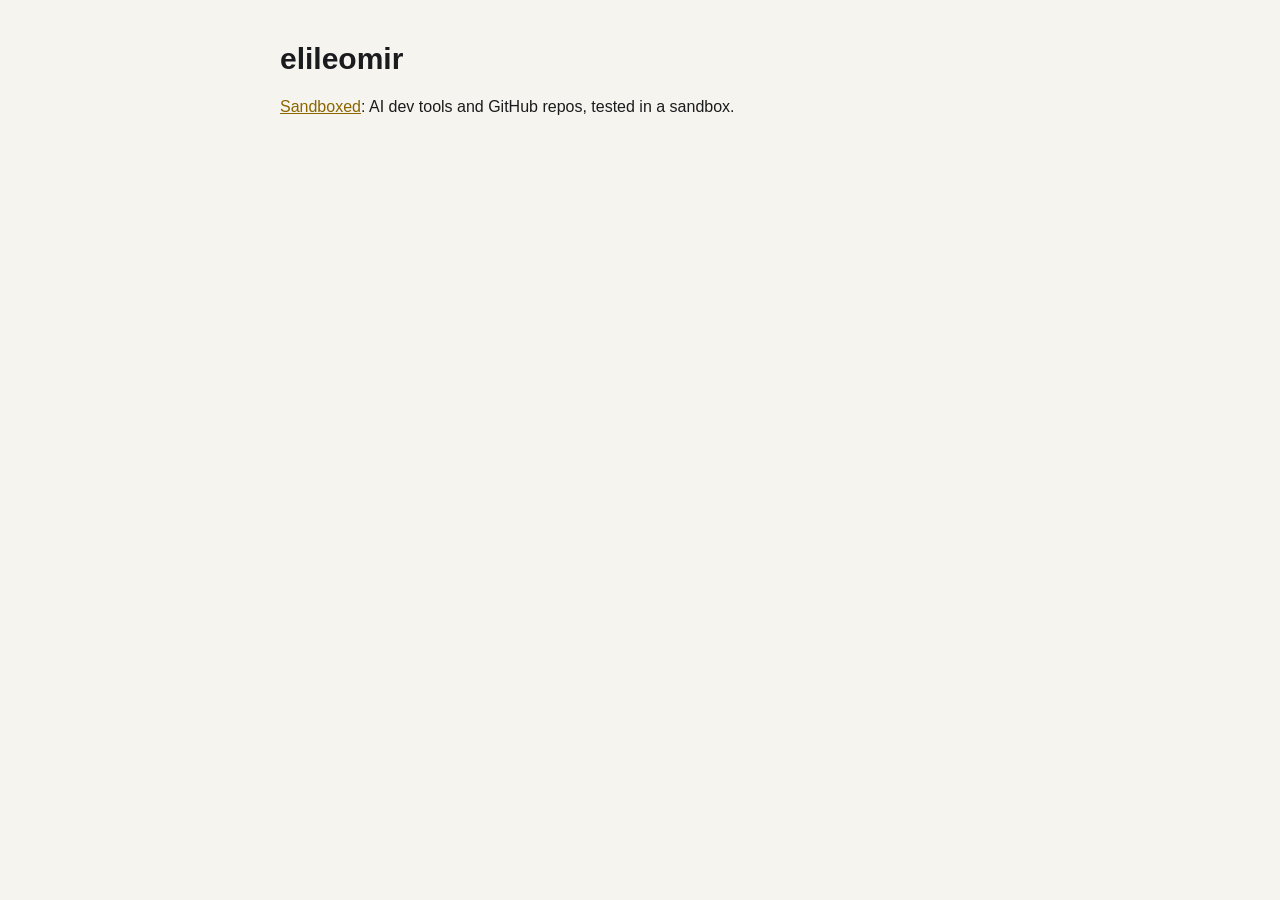
<file: index.html>
<!doctype html>
<html lang="en">
<head>
<meta charset="utf-8">
<meta name="viewport" content="width=device-width, initial-scale=1">
<title>elileomir</title>
<link rel="stylesheet" href="sandboxed/style.css">
</head>
<body>
<main>
<h1>elileomir</h1>
<p><a href="sandboxed/">Sandboxed</a>: AI dev tools and GitHub repos, tested in a sandbox.</p>
</main>
</body>
</html>
</file>
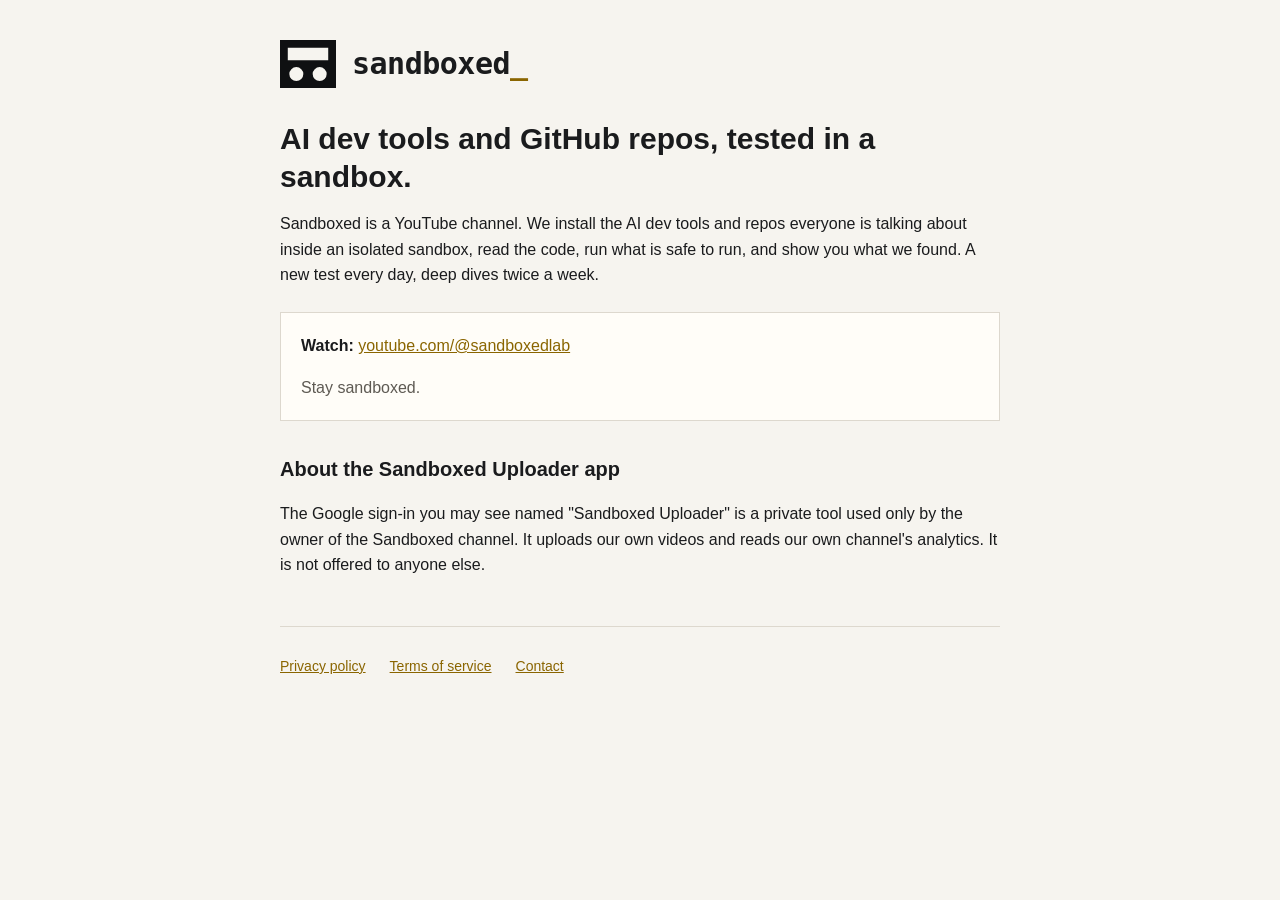
<file: sandboxed/index.html>
<!doctype html>
<html lang="en">
<head>
<meta charset="utf-8">
<meta name="viewport" content="width=device-width, initial-scale=1">
<title>Sandboxed</title>
<meta name="description" content="Sandboxed tests AI dev tools and GitHub repos inside an isolated sandbox, so you don't install blind.">
<link rel="icon" href="mark-amber.svg" type="image/svg+xml">
<link rel="stylesheet" href="style.css">
</head>
<body>
<main>
<header>
  <picture><source srcset="mark.svg" media="(prefers-color-scheme: light)"><img src="mark-amber.svg" alt=""></picture>
  <span class="word">sandboxed<b>_</b></span>
</header>

<h1>AI dev tools and GitHub repos, tested in a sandbox.</h1>
<p>Sandboxed is a YouTube channel. We install the AI dev tools and repos everyone is talking about inside an isolated sandbox, read the code, run what is safe to run, and show you what we found. A new test every day, deep dives twice a week.</p>

<div class="card">
  <p><strong>Watch:</strong> <a href="https://www.youtube.com/@sandboxedlab">youtube.com/@sandboxedlab</a></p>
  <p class="muted">Stay sandboxed.</p>
</div>

<h2>About the Sandboxed Uploader app</h2>
<p>The Google sign-in you may see named "Sandboxed Uploader" is a private tool used only by the owner of the Sandboxed channel. It uploads our own videos and reads our own channel's analytics. It is not offered to anyone else.</p>

<footer>
  <div class="links">
    <a href="privacy.html">Privacy policy</a>
    <a href="terms.html">Terms of service</a>
    <a href="mailto:elijahjosemirandilla@gmail.com">Contact</a>
  </div>
</footer>
</main>
</body>
</html>
</file>
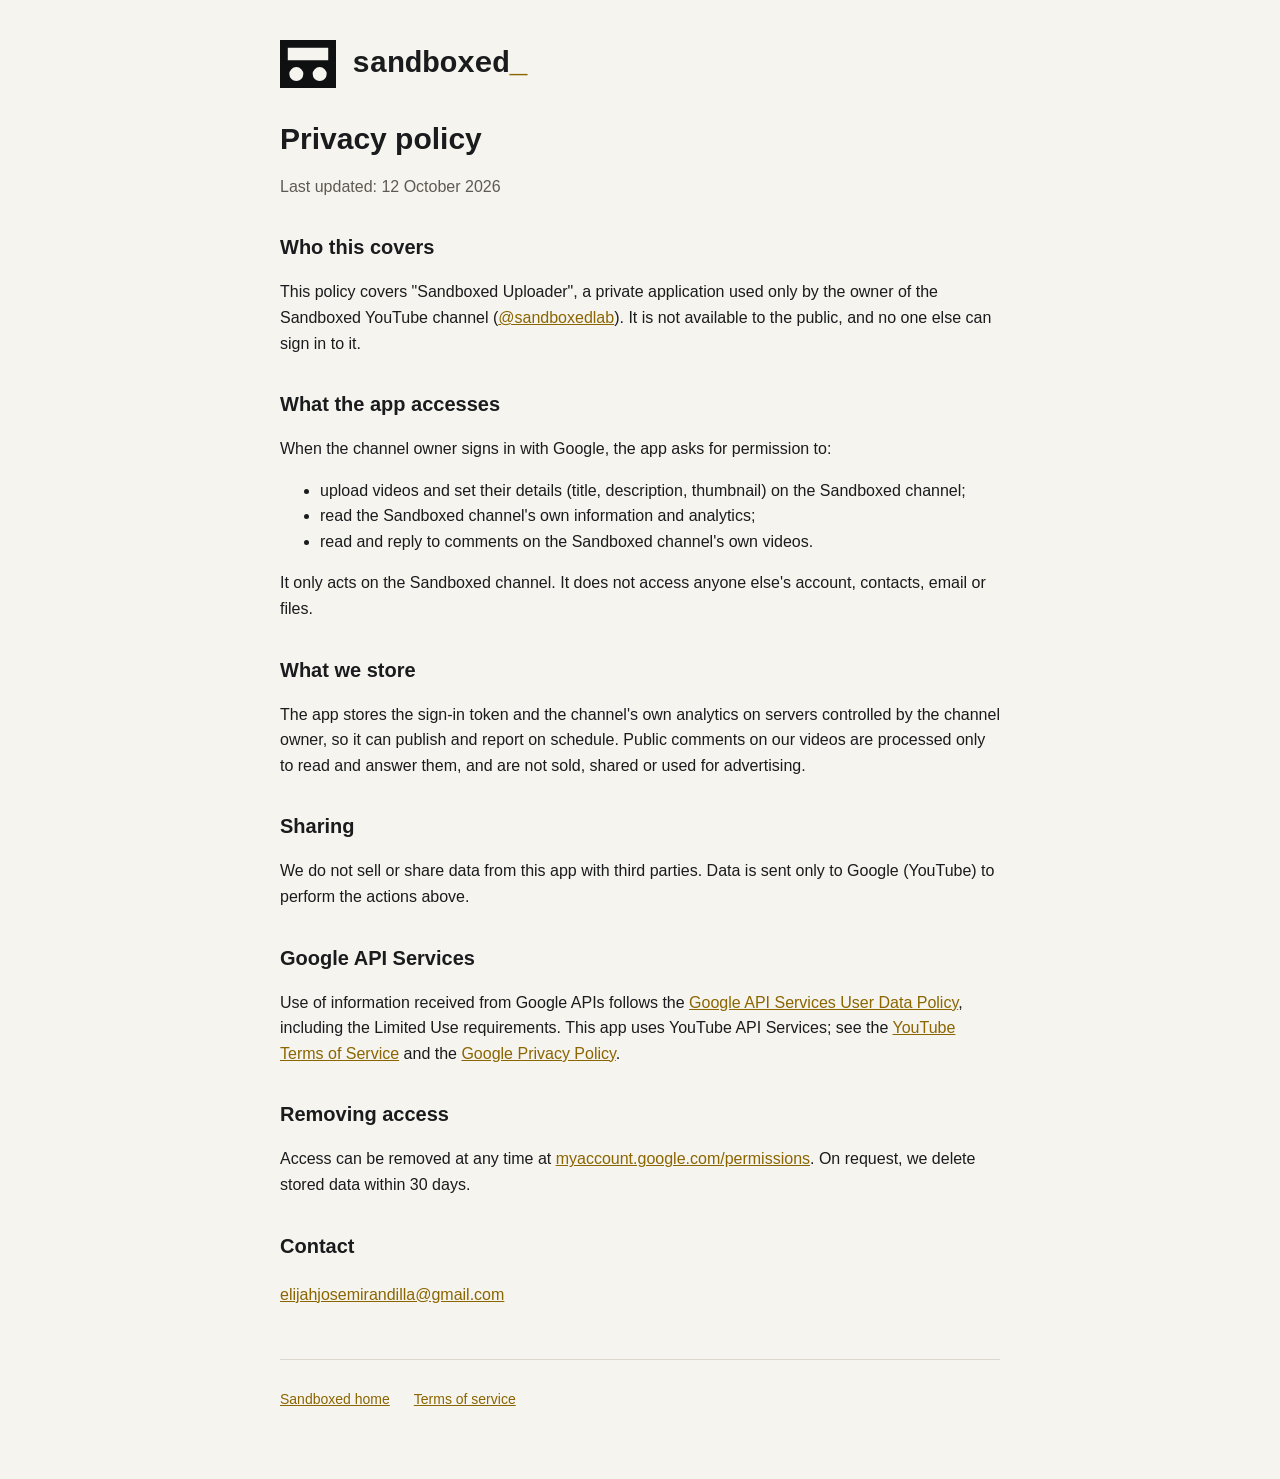
<file: sandboxed/privacy.html>
<!doctype html>
<html lang="en">
<head>
<meta charset="utf-8">
<meta name="viewport" content="width=device-width, initial-scale=1">
<title>Sandboxed Privacy Policy</title>
<link rel="icon" href="mark-amber.svg" type="image/svg+xml">
<link rel="stylesheet" href="style.css">
</head>
<body>
<main>
<header>
  <picture><source srcset="mark.svg" media="(prefers-color-scheme: light)"><img src="mark-amber.svg" alt=""></picture>
  <span class="word">sandboxed<b>_</b></span>
</header>

<h1>Privacy policy</h1>
<p class="muted">Last updated: 12 October 2026</p>

<h2>Who this covers</h2>
<p>This policy covers "Sandboxed Uploader", a private application used only by the owner of the Sandboxed YouTube channel (<a href="https://www.youtube.com/@sandboxedlab">@sandboxedlab</a>). It is not available to the public, and no one else can sign in to it.</p>

<h2>What the app accesses</h2>
<p>When the channel owner signs in with Google, the app asks for permission to:</p>
<ul>
  <li>upload videos and set their details (title, description, thumbnail) on the Sandboxed channel;</li>
  <li>read the Sandboxed channel's own information and analytics;</li>
  <li>read and reply to comments on the Sandboxed channel's own videos.</li>
</ul>
<p>It only acts on the Sandboxed channel. It does not access anyone else's account, contacts, email or files.</p>

<h2>What we store</h2>
<p>The app stores the sign-in token and the channel's own analytics on servers controlled by the channel owner, so it can publish and report on schedule. Public comments on our videos are processed only to read and answer them, and are not sold, shared or used for advertising.</p>

<h2>Sharing</h2>
<p>We do not sell or share data from this app with third parties. Data is sent only to Google (YouTube) to perform the actions above.</p>

<h2>Google API Services</h2>
<p>Use of information received from Google APIs follows the <a href="https://developers.google.com/terms/api-services-user-data-policy">Google API Services User Data Policy</a>, including the Limited Use requirements. This app uses YouTube API Services; see the <a href="https://www.youtube.com/t/terms">YouTube Terms of Service</a> and the <a href="https://policies.google.com/privacy">Google Privacy Policy</a>.</p>

<h2>Removing access</h2>
<p>Access can be removed at any time at <a href="https://myaccount.google.com/permissions">myaccount.google.com/permissions</a>. On request, we delete stored data within 30 days.</p>

<h2>Contact</h2>
<p class="contact"><a href="mailto:elijahjosemirandilla@gmail.com">elijahjosemirandilla@gmail.com</a></p>

<footer>
  <div class="links">
    <a href="index.html">Sandboxed home</a>
    <a href="terms.html">Terms of service</a>
  </div>
</footer>
</main>
</body>
</html>
</file>
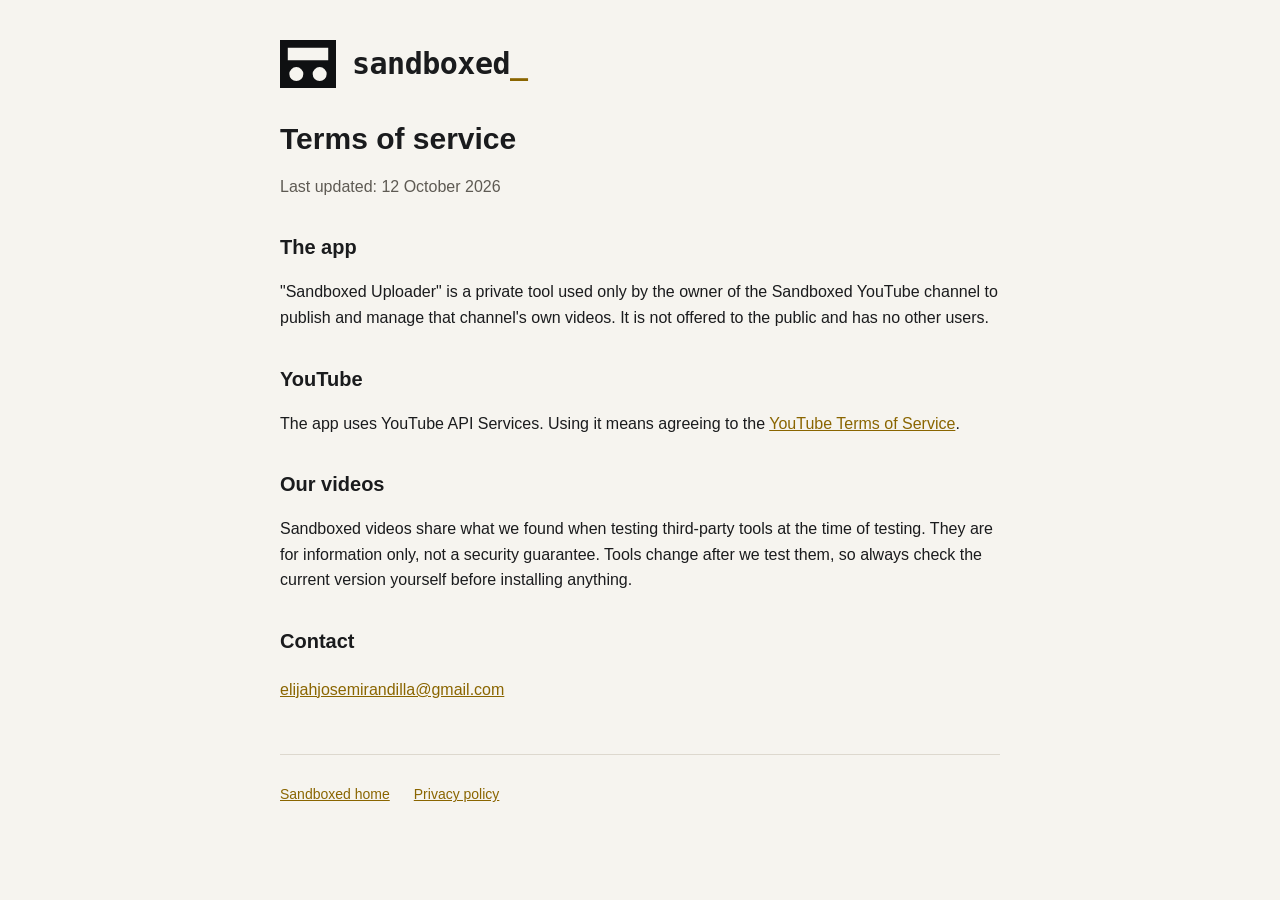
<file: sandboxed/terms.html>
<!doctype html>
<html lang="en">
<head>
<meta charset="utf-8">
<meta name="viewport" content="width=device-width, initial-scale=1">
<title>Sandboxed Terms of Service</title>
<link rel="icon" href="mark-amber.svg" type="image/svg+xml">
<link rel="stylesheet" href="style.css">
</head>
<body>
<main>
<header>
  <picture><source srcset="mark.svg" media="(prefers-color-scheme: light)"><img src="mark-amber.svg" alt=""></picture>
  <span class="word">sandboxed<b>_</b></span>
</header>

<h1>Terms of service</h1>
<p class="muted">Last updated: 12 October 2026</p>

<h2>The app</h2>
<p>"Sandboxed Uploader" is a private tool used only by the owner of the Sandboxed YouTube channel to publish and manage that channel's own videos. It is not offered to the public and has no other users.</p>

<h2>YouTube</h2>
<p>The app uses YouTube API Services. Using it means agreeing to the <a href="https://www.youtube.com/t/terms">YouTube Terms of Service</a>.</p>

<h2>Our videos</h2>
<p>Sandboxed videos share what we found when testing third-party tools at the time of testing. They are for information only, not a security guarantee. Tools change after we test them, so always check the current version yourself before installing anything.</p>

<h2>Contact</h2>
<p class="contact"><a href="mailto:elijahjosemirandilla@gmail.com">elijahjosemirandilla@gmail.com</a></p>

<footer>
  <div class="links">
    <a href="index.html">Sandboxed home</a>
    <a href="privacy.html">Privacy policy</a>
  </div>
</footer>
</main>
</body>
</html>
</file>
<file: sandboxed/style.css>
:root {
  --bg: #0F1012;
  --panel: #17191C;
  --line: #2C2F34;
  --text: #ECE8DF;
  --muted: #A29E96;
  --amber: #F2B705;
}

@media (prefers-color-scheme: light) {
  :root {
    --bg: #F6F4EF;
    --panel: #FFFDF8;
    --line: #DDD8CE;
    --text: #1A1B1D;
    --muted: #5E5A53;
    --amber: #8A6500;
  }
}

* { box-sizing: border-box; }

body {
  margin: 0;
  background: var(--bg);
  color: var(--text);
  font: 16px/1.6 -apple-system, "Helvetica Neue", Helvetica, Arial, sans-serif;
  padding: 40px 16px 64px;
}

main { max-width: 720px; margin: 0 auto; }

header { display: flex; align-items: center; gap: 16px; margin-bottom: 32px; }
header img { width: 56px; height: auto; display: block; }
header picture { display: block; }
.word { font: 700 30px/1 ui-monospace, "SF Mono", Menlo, monospace; letter-spacing: -0.5px; }
.word b { color: var(--amber); }

h1 { font-size: 30px; line-height: 1.25; margin: 0 0 12px; }
h2 { font-size: 20px; margin: 32px 0 8px; }
p, li { color: var(--text); }
.muted { color: var(--muted); }
a { color: var(--amber); }
a:focus-visible { outline: 2px solid var(--amber); outline-offset: 3px; }

.card { background: var(--panel); border: 1px solid var(--line); padding: 20px; margin: 24px 0; }
.card p:first-child { margin-top: 0; }
.card p:last-child { margin-bottom: 0; }
.links { display: flex; flex-wrap: wrap; gap: 12px 24px; margin-top: 8px; }
.links a { display: inline-block; padding: 4px 0; }
.contact a { display: inline-block; padding: 4px 0; }
@media (pointer: coarse) { .links a, .contact a { padding: 12px 0; } }

footer { margin-top: 48px; padding-top: 16px; border-top: 1px solid var(--line); font-size: 14px; }
</file>
